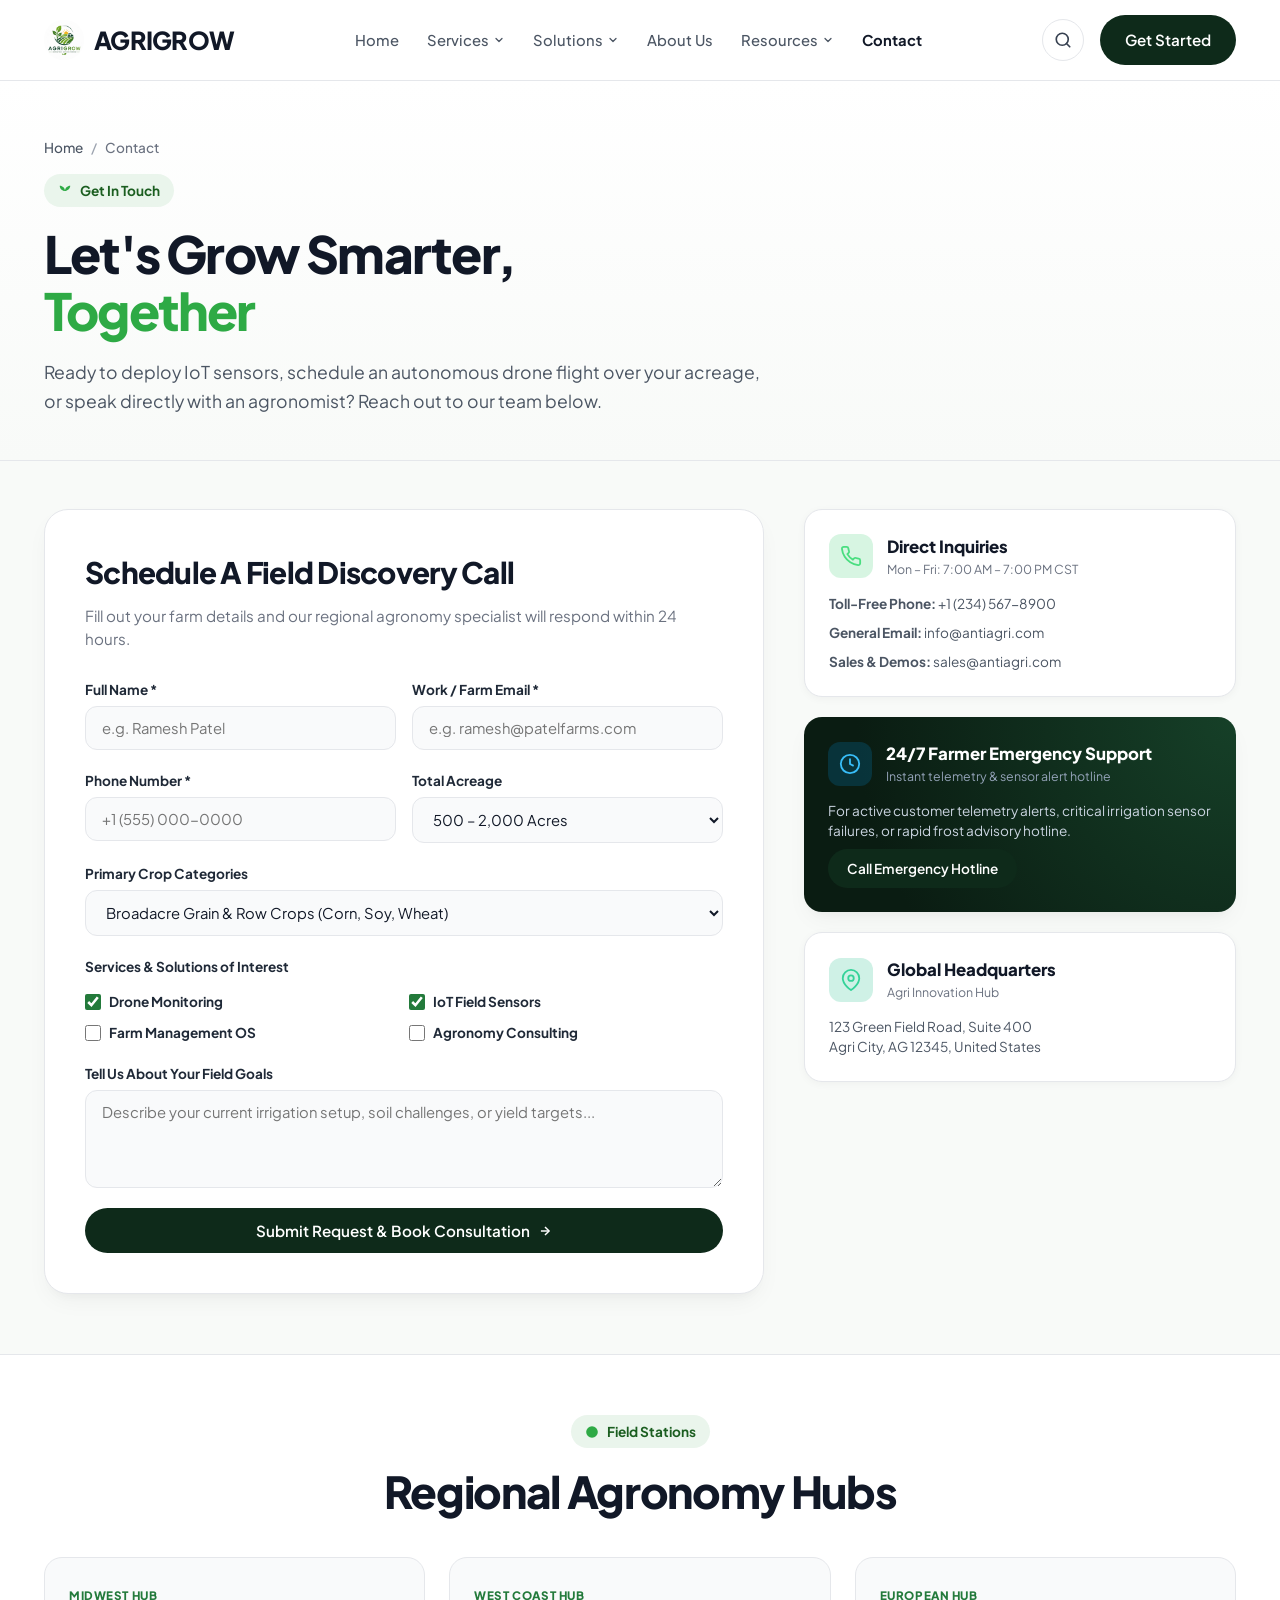
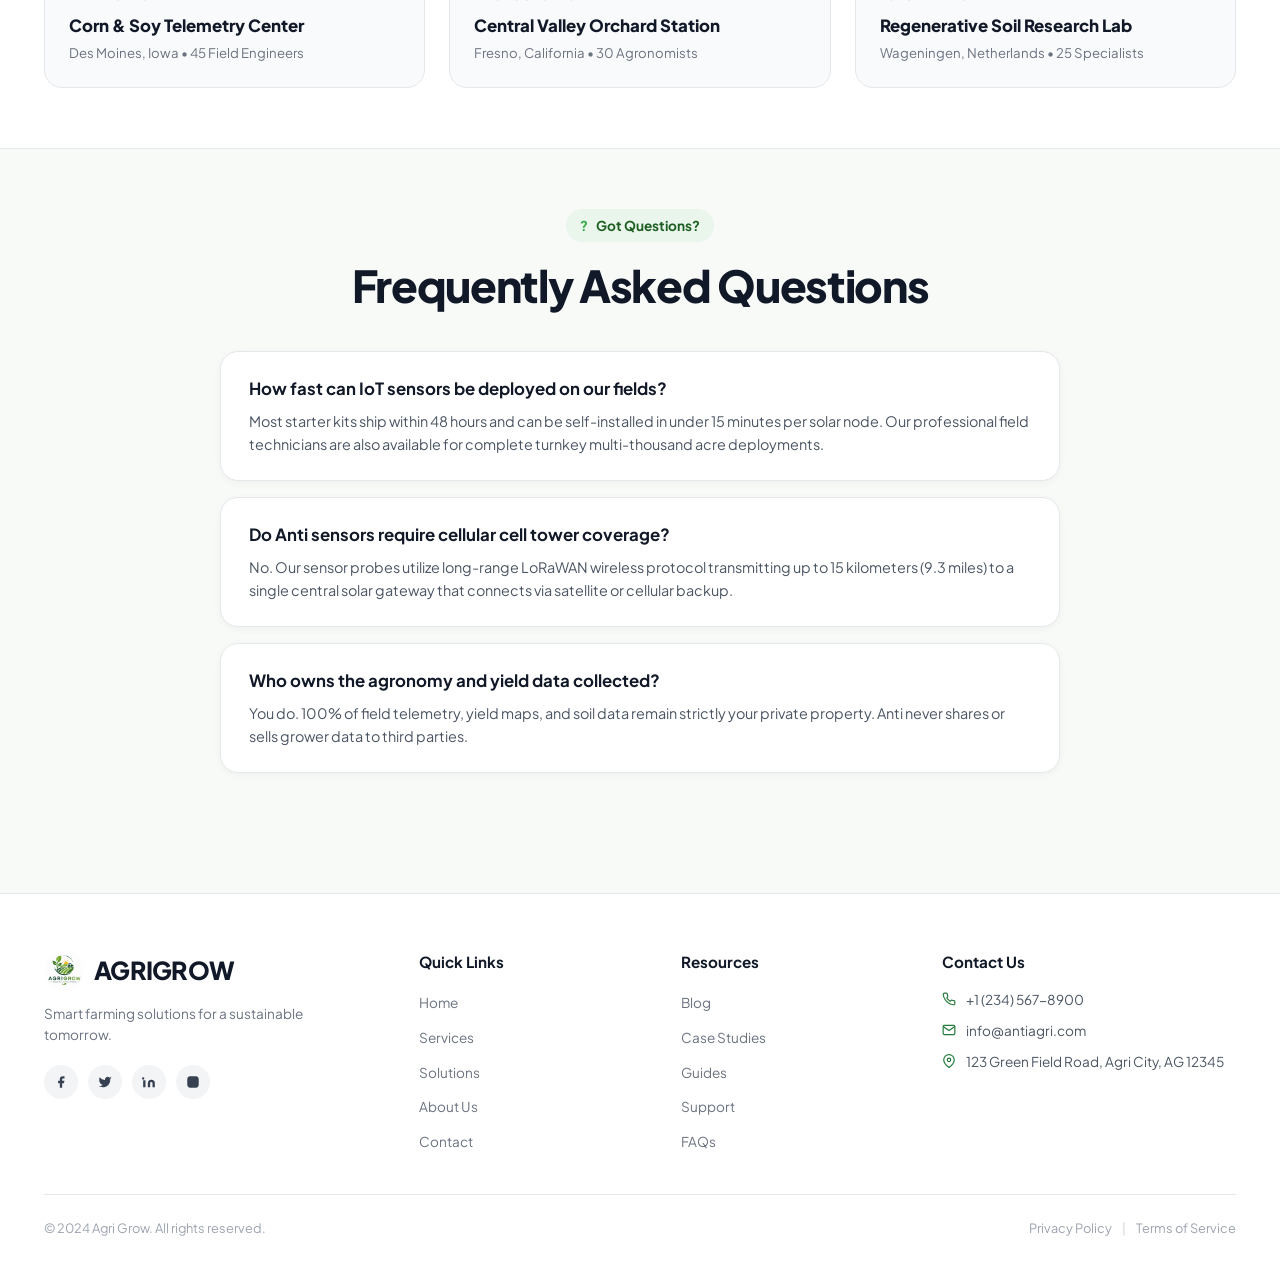
<file: PPR/contact.html>
<!DOCTYPE html>
<html lang="en">
<head>
  <meta charset="UTF-8">
  <meta name="viewport" content="width=device-width, initial-scale=1.0">
  <title>Contact Us - Anti | Get In Touch With Our Agronomy Team</title>
  <meta name="description" content="Contact Anti for precision farming solutions, field sensor installations, drone survey demos, and agronomist consultations.">
  <link rel="preconnect" href="https://fonts.googleapis.com">
  <link rel="preconnect" href="https://fonts.gstatic.com" crossorigin>
  <link href="https://fonts.googleapis.com/css2?family=Plus+Jakarta+Sans:ital,wght@0,300;0,400;0,500;0,600;0,700;0,800;1,400;1,600&display=swap" rel="stylesheet">
  <link rel="stylesheet" href="styles.css">
</head>
<body>

  <!-- Navigation Header -->
  <header class="site-header" id="siteHeader">
    <div class="container nav-container">
      <a href="index.html" class="brand-logo" aria-label="Anti Homepage">
        <span class="logo-icon-wrap">
            <img src="IMAGES/logo.png" alt="AGRIGROW Logo">
        </span>
        <span class="brand-name">AGRIGROW</span>
      </a>

      <nav class="main-nav" id="mainNav" aria-label="Main Navigation">
        <ul class="nav-list">
          <li class="nav-item"><a href="index.html" class="nav-link">Home</a></li>
          <li class="nav-item dropdown">
            <a href="services.html" class="nav-link">
              Services
              <svg class="dropdown-chevron" width="12" height="12" viewBox="0 0 24 24" fill="none" stroke="currentColor" stroke-width="2.5" stroke-linecap="round" stroke-linejoin="round"><polyline points="6 9 12 15 18 9"></polyline></svg>
            </a>
            <ul class="dropdown-menu">
              <li><a href="services.html#precision">Precision Farming</a></li>
              <li><a href="services.html#irrigation">Smart Irrigation</a></li>
              <li><a href="services.html#crop-monitoring">AI Crop Monitoring</a></li>
              <li><a href="services.html#sustainable">Sustainable Solutions</a></li>
              <li><a href="services.html#consulting">Expert Consultation</a></li>
            </ul>
          </li>
          <li class="nav-item dropdown">
            <a href="solutions.html" class="nav-link">
              Solutions
              <svg class="dropdown-chevron" width="12" height="12" viewBox="0 0 24 24" fill="none" stroke="currentColor" stroke-width="2.5" stroke-linecap="round" stroke-linejoin="round"><polyline points="6 9 12 15 18 9"></polyline></svg>
            </a>
            <ul class="dropdown-menu">
              <li><a href="solutions.html#drone">Drone Monitoring</a></li>
              <li><a href="solutions.html#iot">IoT Field Sensors</a></li>
              <li><a href="solutions.html#platform">Farm Management Platform</a></li>
              <li><a href="solutions.html#robotics">Robotics & Automation</a></li>
            </ul>
          </li>
          <li class="nav-item"><a href="about.html" class="nav-link">About Us</a></li>
          <li class="nav-item dropdown">
            <a href="resources.html" class="nav-link">
              Resources
              <svg class="dropdown-chevron" width="12" height="12" viewBox="0 0 24 24" fill="none" stroke="currentColor" stroke-width="2.5" stroke-linecap="round" stroke-linejoin="round"><polyline points="6 9 12 15 18 9"></polyline></svg>
            </a>
            <ul class="dropdown-menu">
              <li><a href="resources.html#articles">Blog & Articles</a></li>
              <li><a href="resources.html#case-studies">Case Studies</a></li>
              <li><a href="resources.html#guides">Guides & Whitepapers</a></li>
              <li><a href="resources.html#newsletter">Newsletter</a></li>
            </ul>
          </li>
          <li class="nav-item"><a href="contact.html" class="nav-link active">Contact</a></li>
        </ul>
      </nav>

      <div class="nav-actions">
        <button class="icon-circle-btn search-trigger" id="searchBtn" aria-label="Search">
          <svg width="18" height="18" viewBox="0 0 24 24" fill="none" stroke="currentColor" stroke-width="2.2" stroke-linecap="round" stroke-linejoin="round">
            <circle cx="11" cy="11" r="8"></circle>
            <line x1="21" y1="21" x2="16.65" y2="16.65"></line>
          </svg>
        </button>
        <a href="contact.html" class="btn btn-primary btn-pill">Get Started</a>
        
        <button class="hamburger-menu" id="hamburgerBtn" aria-label="Toggle navigation menu">
          <span></span>
          <span></span>
          <span></span>
        </button>
      </div>
    </div>
  </header>

  <main>
    <!-- PAGE HERO -->
    <section class="page-hero">
      <div class="container">
        <div class="breadcrumb">
          <a href="index.html">Home</a>
          <span class="bc-sep">/</span>
          <span>Contact</span>
        </div>
        <div class="section-badge">
          <span class="badge-icon">
            <svg width="14" height="14" viewBox="0 0 24 24" fill="currentColor">
              <path d="M12 22V12M12 12C12 7.02944 7.97056 3 3 3C3 7.97056 7.02944 12 12 12ZM12 12C12 7.02944 16.0294 3 21 3C21 7.97056 16.0294 12 12 12Z"/>
            </svg>
          </span>
          <span class="badge-text">Get In Touch</span>
        </div>
        <h1 class="page-hero-title">
          Let's Grow Smarter,<br>
          <span class="text-green">Together</span>
        </h1>
        <p class="page-hero-desc">
          Ready to deploy IoT sensors, schedule an autonomous drone flight over your acreage, or speak directly with an agronomist? Reach out to our team below.
        </p>
      </div>
    </section>

    <!-- CONTACT MAIN GRID -->
    <section class="contact-main-section">
      <div class="container">
        <div class="contact-layout-grid">
          
          <!-- LEFT: Contact & Consultation Form -->
          <div class="contact-form-card">
            <h2 class="form-title">Schedule A Field Discovery Call</h2>
            <p class="form-subtext">Fill out your farm details and our regional agronomy specialist will respond within 24 hours.</p>

            <form class="interactive-contact-form" id="contactForm">
              <div class="form-row-2">
                <div class="form-group">
                  <label for="fullName">Full Name *</label>
                  <input type="text" id="fullName" placeholder="e.g. Ramesh Patel" required class="form-control">
                </div>
                <div class="form-group">
                  <label for="farmEmail">Work / Farm Email *</label>
                  <input type="email" id="farmEmail" placeholder="e.g. ramesh@patelfarms.com" required class="form-control">
                </div>
              </div>

              <div class="form-row-2">
                <div class="form-group">
                  <label for="phoneNum">Phone Number *</label>
                  <input type="tel" id="phoneNum" placeholder="+1 (555) 000-0000" required class="form-control">
                </div>
                <div class="form-group">
                  <label for="farmAcreage">Total Acreage</label>
                  <select id="farmAcreage" class="form-control">
                    <option value="under500">Under 500 Acres</option>
                    <option value="500-2000" selected>500 – 2,000 Acres</option>
                    <option value="2000-10000">2,000 – 10,000 Acres</option>
                    <option value="10000plus">10,000+ Acres (Enterprise)</option>
                  </select>
                </div>
              </div>

              <div class="form-group">
                <label for="cropType">Primary Crop Categories</label>
                <select id="cropType" class="form-control">
                  <option value="grain">Broadacre Grain & Row Crops (Corn, Soy, Wheat)</option>
                  <option value="orchards">Orchards & Vineyards (Fruits, Nuts, Grapes)</option>
                  <option value="greenhouse">High-Tech Greenhouse / Hydroponics</option>
                  <option value="livestock">Pasture & Forage Management</option>
                  <option value="mixed">Mixed Agriculture</option>
                </select>
              </div>

              <div class="form-group">
                <label class="mb-2">Services & Solutions of Interest</label>
                <div class="checkbox-grid">
                  <label class="custom-checkbox-label">
                    <input type="checkbox" name="services" value="drone" checked>
                    <span>Drone Monitoring</span>
                  </label>
                  <label class="custom-checkbox-label">
                    <input type="checkbox" name="services" value="iot" checked>
                    <span>IoT Field Sensors</span>
                  </label>
                  <label class="custom-checkbox-label">
                    <input type="checkbox" name="services" value="platform">
                    <span>Farm Management OS</span>
                  </label>
                  <label class="custom-checkbox-label">
                    <input type="checkbox" name="services" value="consulting">
                    <span>Agronomy Consulting</span>
                  </label>
                </div>
              </div>

              <div class="form-group">
                <label for="message">Tell Us About Your Field Goals</label>
                <textarea id="message" rows="4" placeholder="Describe your current irrigation setup, soil challenges, or yield targets..." class="form-control"></textarea>
              </div>

              <button type="submit" class="btn btn-primary btn-pill btn-full">
                <span>Submit Request & Book Consultation</span>
                <svg width="14" height="14" viewBox="0 0 24 24" fill="none" stroke="currentColor" stroke-width="2.5"><line x1="5" y1="12" x2="19" y2="12"></line><polyline points="12 5 19 12 12 19"></polyline></svg>
              </button>
            </form>
          </div>

          <!-- RIGHT: Direct Contacts & Field Stations -->
          <div class="contact-info-column">
            
            <div class="contact-card-box">
              <div class="c-box-header">
                <div class="feature-icon-box bg-green">
                  <svg width="22" height="22" viewBox="0 0 24 24" fill="none" stroke="currentColor" stroke-width="2"><path d="M22 16.92v3a2 2 0 0 1-2.18 2 19.79 19.79 0 0 1-8.63-3.07 19.5 19.5 0 0 1-6-6 19.79 19.79 0 0 1-3.07-8.67A2 2 0 0 1 4.11 2h3a2 2 0 0 1 2 1.72 12.84 12.84 0 0 0 .7 2.81 2 2 0 0 1-.45 2.11L8.09 9.91a16 16 0 0 0 6 6l1.27-1.27a2 2 0 0 1 2.11-.45 12.84 12.84 0 0 0 2.81.7A2 2 0 0 1 22 16.92z"/></svg>
                </div>
                <div>
                  <h3 class="c-box-title">Direct Inquiries</h3>
                  <p class="c-box-meta">Mon – Fri: 7:00 AM – 7:00 PM CST</p>
                </div>
              </div>
              <ul class="c-box-list">
                <li><strong>Toll-Free Phone:</strong> +1 (234) 567-8900</li>
                <li><strong>General Email:</strong> info@antiagri.com</li>
                <li><strong>Sales & Demos:</strong> sales@antiagri.com</li>
              </ul>
            </div>

            <div class="contact-card-box highlight-box">
              <div class="c-box-header">
                <div class="feature-icon-box bg-blue">
                  <svg width="22" height="22" viewBox="0 0 24 24" fill="none" stroke="currentColor" stroke-width="2"><circle cx="12" cy="12" r="10"/><path d="M12 6v6l4 2"/></svg>
                </div>
                <div>
                  <h3 class="c-box-title">24/7 Farmer Emergency Support</h3>
                  <p class="c-box-meta">Instant telemetry & sensor alert hotline</p>
                </div>
              </div>
              <p class="c-box-text">For active customer telemetry alerts, critical irrigation sensor failures, or rapid frost advisory hotline.</p>
              <a href="tel:+12345678900" class="btn btn-primary btn-sm btn-pill mt-2">Call Emergency Hotline</a>
            </div>

            <div class="contact-card-box">
              <div class="c-box-header">
                <div class="feature-icon-box bg-emerald">
                  <svg width="22" height="22" viewBox="0 0 24 24" fill="none" stroke="currentColor" stroke-width="2"><path d="M21 10c0 7-9 13-9 13s-9-6-9-13a9 9 0 0 1 18 0z"/><circle cx="12" cy="10" r="3"/></svg>
                </div>
                <div>
                  <h3 class="c-box-title">Global Headquarters</h3>
                  <p class="c-box-meta">Agri Innovation Hub</p>
                </div>
              </div>
              <p class="c-box-text">
                123 Green Field Road, Suite 400<br>
                Agri City, AG 12345, United States
              </p>
            </div>

          </div>
        </div>
      </div>
    </section>

    <!-- MAP MOCKUP & FIELD STATIONS -->
    <section class="locations-section">
      <div class="container">
        <div class="section-header text-center">
          <div class="section-badge mx-auto">
            <span class="badge-icon">
              <svg width="14" height="14" viewBox="0 0 24 24" fill="currentColor"><circle cx="12" cy="12" r="10"/></svg>
            </span>
            <span class="badge-text">Field Stations</span>
          </div>
          <h2 class="section-title">Regional Agronomy Hubs</h2>
        </div>

        <div class="stations-grid">
          <div class="station-card">
            <span class="station-badge">Midwest Hub</span>
            <h4 class="station-name">Corn & Soy Telemetry Center</h4>
            <p class="station-address">Des Moines, Iowa • 45 Field Engineers</p>
          </div>
          <div class="station-card">
            <span class="station-badge">West Coast Hub</span>
            <h4 class="station-name">Central Valley Orchard Station</h4>
            <p class="station-address">Fresno, California • 30 Agronomists</p>
          </div>
          <div class="station-card">
            <span class="station-badge">European Hub</span>
            <h4 class="station-name">Regenerative Soil Research Lab</h4>
            <p class="station-address">Wageningen, Netherlands • 25 Specialists</p>
          </div>
        </div>
      </div>
    </section>

    <!-- FAQ SECTION -->
    <section class="faq-section">
      <div class="container">
        <div class="section-header text-center">
          <div class="section-badge mx-auto">
            <span class="badge-icon">?</span>
            <span class="badge-text">Got Questions?</span>
          </div>
          <h2 class="section-title">Frequently Asked Questions</h2>
        </div>

        <div class="faq-list-wrap">
          <div class="faq-item">
            <h3 class="faq-question">How fast can IoT sensors be deployed on our fields?</h3>
            <p class="faq-answer">Most starter kits ship within 48 hours and can be self-installed in under 15 minutes per solar node. Our professional field technicians are also available for complete turnkey multi-thousand acre deployments.</p>
          </div>
          <div class="faq-item">
            <h3 class="faq-question">Do Anti sensors require cellular cell tower coverage?</h3>
            <p class="faq-answer">No. Our sensor probes utilize long-range LoRaWAN wireless protocol transmitting up to 15 kilometers (9.3 miles) to a single central solar gateway that connects via satellite or cellular backup.</p>
          </div>
          <div class="faq-item">
            <h3 class="faq-question">Who owns the agronomy and yield data collected?</h3>
            <p class="faq-answer">You do. 100% of field telemetry, yield maps, and soil data remain strictly your private property. Anti never shares or sells grower data to third parties.</p>
          </div>
        </div>
      </div>
    </section>
  </main>

  <!-- FOOTER -->
  <footer class="site-footer" id="contact">
    <div class="container footer-inner">
      <div class="footer-grid">
        <div class="footer-col brand-col">
          <a href="index.html" class="brand-logo footer-brand">
            <span class="logo-icon-wrap">
                 <img src="IMAGES/logo.png" alt="AGRIGROW Logo">
            </span>
            <span class="brand-name">AGRIGROW</span>
          </a>
          <p class="footer-tagline">
            Smart farming solutions for a sustainable tomorrow.
          </p>
          <div class="social-icons">
            <a href="#" class="social-btn" aria-label="Facebook"><svg width="14" height="14" viewBox="0 0 24 24" fill="currentColor"><path d="M18 2h-3a5 5 0 0 0-5 5v3H7v4h3v8h4v-8h3l1-4h-4V7a1 1 0 0 1 1-1h3z"/></svg></a>
            <a href="#" class="social-btn" aria-label="Twitter"><svg width="14" height="14" viewBox="0 0 24 24" fill="currentColor"><path d="M23 3a10.9 10.9 0 0 1-3.14 1.53 4.48 4.48 0 0 0-7.86 3v1A10.66 10.66 0 0 1 3 4s-4 9 5 13a11.64 11.64 0 0 1-7 2c9 5 20 0 20-11.5a4.5 4.5 0 0 0-.08-.83A7.72 7.72 0 0 0 23 3z"/></svg></a>
            <a href="#" class="social-btn" aria-label="LinkedIn"><svg width="14" height="14" viewBox="0 0 24 24" fill="currentColor"><path d="M16 8a6 6 0 0 1 6 6v7h-4v-7a2 2 0 0 0-2-2 2 2 0 0 0-2 2v7h-4v-7a6 6 0 0 1 6-6zM2 9h4v12H2zM4 6a2 2 0 1 1-2-2 2 2 0 0 1 2 2z"/></svg></a>
            <a href="#" class="social-btn" aria-label="Instagram"><svg width="14" height="14" viewBox="0 0 24 24" fill="currentColor"><path d="M12 2.163c3.204 0 3.584.012 4.85.07 3.252.148 4.771 1.691 4.919 4.919.058 1.265.069 1.645.069 4.849 0 3.205-.012 3.584-.069 4.849-.149 3.225-1.664 4.771-4.919 4.919-1.266.058-1.644.07-4.85.07-3.204 0-3.584-.012-4.849-.07-3.26-.149-4.771-1.699-4.919-4.92-.058-1.265-.07-1.644-.07-4.849 0-3.204.013-3.583.07-4.849.149-3.227 1.664-4.771 4.919-4.919 1.266-.057 1.645-.069 4.849-.069z"/></svg></a>
          </div>
        </div>

        <div class="footer-col">
          <h4 class="footer-heading">Quick Links</h4>
          <ul class="footer-links">
            <li><a href="index.html">Home</a></li>
            <li><a href="services.html">Services</a></li>
            <li><a href="solutions.html">Solutions</a></li>
            <li><a href="about.html">About Us</a></li>
            <li><a href="contact.html">Contact</a></li>
          </ul>
        </div>

        <div class="footer-col">
          <h4 class="footer-heading">Resources</h4>
          <ul class="footer-links">
            <li><a href="resources.html#articles">Blog</a></li>
            <li><a href="resources.html#case-studies">Case Studies</a></li>
            <li><a href="resources.html#guides">Guides</a></li>
            <li><a href="contact.html">Support</a></li>
            <li><a href="contact.html#faq">FAQs</a></li>
          </ul>
        </div>

        <div class="footer-col">
          <h4 class="footer-heading">Contact Us</h4>
          <ul class="footer-contact">
            <li>
              <svg width="14" height="14" viewBox="0 0 24 24" fill="none" stroke="currentColor" stroke-width="2"><path d="M22 16.92v3a2 2 0 0 1-2.18 2 19.79 19.79 0 0 1-8.63-3.07 19.5 19.5 0 0 1-6-6 19.79 19.79 0 0 1-3.07-8.67A2 2 0 0 1 4.11 2h3a2 2 0 0 1 2 1.72 12.84 12.84 0 0 0 .7 2.81 2 2 0 0 1-.45 2.11L8.09 9.91a16 16 0 0 0 6 6l1.27-1.27a2 2 0 0 1 2.11-.45 12.84 12.84 0 0 0 2.81.7A2 2 0 0 1 22 16.92z"/></svg>
              <span>+1 (234) 567-8900</span>
            </li>
            <li>
              <svg width="14" height="14" viewBox="0 0 24 24" fill="none" stroke="currentColor" stroke-width="2"><path d="M4 4h16c1.1 0 2 .9 2 2v12c0 1.1-.9 2-2 2H4c-1.1 0-2-.9-2-2V6c0-1.1.9-2 2-2z"/><polyline points="22,6 12,13 2,6"/></svg>
              <span>info@antiagri.com</span>
            </li>
            <li>
              <svg width="14" height="14" viewBox="0 0 24 24" fill="none" stroke="currentColor" stroke-width="2"><path d="M21 10c0 7-9 13-9 13s-9-6-9-13a9 9 0 0 1 18 0z"/><circle cx="12" cy="10" r="3"/></svg>
              <span>123 Green Field Road, Agri City, AG 12345</span>
            </li>
          </ul>
        </div>
      </div>

      <div class="footer-bottom">
        <p class="copyright">© 2024 Agri Grow. All rights reserved.</p>
        <div class="legal-links">
          <a href="#">Privacy Policy</a>
          <span class="legal-divider">|</span>
          <a href="#">Terms of Service</a>
        </div>
      </div>
    </div>
  </footer>

  <!-- Search Modal Popup -->
  <div class="modal-backdrop" id="searchModal">
    <div class="modal-content search-modal-content">
      <button class="modal-close" id="searchCloseBtn" aria-label="Close Search Modal">×</button>
      <div class="search-input-box">
        <svg width="20" height="20" viewBox="0 0 24 24" fill="none" stroke="#22C55E" stroke-width="2.5"><circle cx="11" cy="11" r="8"></circle><line x1="21" y1="21" x2="16.65" y2="16.65"></line></svg>
        <input type="text" id="searchInput" placeholder="Search contacts, stations, support..." autofocus>
      </div>
      <div class="search-suggestions">
        <span>Popular:</span>
        <a href="contact.html" class="suggestion-tag">Book Consultation</a>
        <a href="contact.html" class="suggestion-tag">Emergency Support</a>
        <a href="contact.html" class="suggestion-tag">Field Stations</a>
      </div>
    </div>
  </div>
</body>
</html>
</file>
<file: PPR/styles.css>
/* ==========================================================================
   Anti - Smart Farming Solutions | Modern Agricultural CSS Design System
   Multi-Page Design System: Home, Services, Solutions, Resources, About, Contact
   ========================================================================== */

:root {
  /* Brand Green Color Palette */
  --primary-dark: #0A1C12;
  --primary-forest: #0E2A1A;
  --primary-green: #1B5E20;
  --brand-green: #237A3B;
  --accent-green: #2EAA45;
  --bright-green: #22C55E;
  --light-green-bg: #EAF5EC;
  --light-green-tint: #F3FAF4;

  /* Accent Category Colors */
  --accent-blue: #0284C7;
  --accent-blue-bg: #E0F2FE;
  --accent-purple: #7C3AED;
  --accent-purple-bg: #F3E8FF;
  --accent-emerald-bg: #DCFCE7;

  /* Neutral Shades */
  --neutral-900: #111827;
  --neutral-800: #1F2937;
  --neutral-700: #374151;
  --neutral-600: #4B5563;
  --neutral-500: #6B7280;
  --neutral-400: #9CA3AF;
  --neutral-300: #D1D5DB;
  --neutral-200: #E5E7EB;
  --neutral-100: #F3F4F6;
  --neutral-50: #F9FAFB;
  --bg-page: #F8FAF8;
  --surface-card: #FFFFFF;

  /* Typography */
  --font-family: 'Plus Jakarta Sans', system-ui, -apple-system, BlinkMacSystemFont, 'Segoe UI', Roboto, Oxygen, Ubuntu, Cantarell, sans-serif;
  
  /* Radii */
  --radius-xs: 6px;
  --radius-sm: 12px;
  --radius-md: 18px;
  --radius-lg: 24px;
  --radius-xl: 32px;
  --radius-full: 9999px;

  /* Shadows */
  --shadow-subtle: 0 2px 8px rgba(0, 0, 0, 0.04);
  --shadow-card: 0 10px 25px -5px rgba(0, 0, 0, 0.05), 0 8px 10px -6px rgba(0, 0, 0, 0.03);
  --shadow-hover: 0 20px 35px -10px rgba(0, 0, 0, 0.12), 0 10px 15px -3px rgba(0, 0, 0, 0.05);
  --shadow-floating: 0 20px 40px -15px rgba(10, 28, 18, 0.2);
  --shadow-glow: 0 0 30px rgba(46, 170, 69, 0.25);

  /* Transitions */
  --transition-fast: 0.2s cubic-bezier(0.4, 0, 0.2, 1);
  --transition-normal: 0.3s cubic-bezier(0.4, 0, 0.2, 1);
  --transition-bounce: 0.4s cubic-bezier(0.175, 0.885, 0.32, 1.275);
}

/* ==========================================================================
   Reset & Global Styles
   ========================================================================== */

*, *::before, *::after {
  box-sizing: border-box;
  margin: 0;
  padding: 0;
}

html {
  scroll-behavior: smooth;
  font-size: 16px;
  -webkit-font-smoothing: antialiased;
  -moz-osx-font-smoothing: grayscale;
}

body {
  font-family: var(--font-family);
  background-color: var(--bg-page);
  color: var(--neutral-800);
  line-height: 1.55;
  overflow-x: hidden;
}

img {
  max-width: 100%;
  height: auto;
  display: block;
}

a {
  color: inherit;
  text-decoration: none;
  transition: all var(--transition-fast);
}

button {
  cursor: pointer;
  font-family: inherit;
  border: none;
  background: none;
}

ul, ol {
  list-style: none;
}

/* Utilities */
.container {
  width: 100%;
  max-width: 1240px;
  margin-left: auto;
  margin-right: auto;
  padding-left: 24px;
  padding-right: 24px;
}

.container-sub {
  width: 100%;
  padding-left: 24px;
  padding-right: 24px;
}

.text-green {
  color: var(--accent-green) !important;
}

.text-center {
  text-align: center;
}

.mx-auto {
  margin-left: auto;
  margin-right: auto;
}

.mt-2 { margin-top: 8px !important; }
.mb-0 { margin-bottom: 0 !important; }
.mb-2 { margin-bottom: 8px !important; }
.mb-3 { margin-bottom: 16px !important; }
.mb-4 { margin-bottom: 24px !important; }

.font-semibold {
  font-weight: 600;
}

.d-flex-between {
  display: flex;
  justify-content: space-between;
  align-items: center;
}

/* ==========================================================================
   Buttons & Badges
   ========================================================================== */

.btn {
  display: inline-flex;
  align-items: center;
  justify-content: center;
  font-weight: 600;
  font-size: 0.95rem;
  padding: 12px 24px;
  transition: all var(--transition-normal);
  white-space: nowrap;
  gap: 8px;
}

.btn-sm {
  padding: 8px 18px;
  font-size: 0.85rem;
}

.btn-pill {
  border-radius: var(--radius-full);
}

.btn-full {
  width: 100%;
}

.btn-primary {
  background-color: var(--primary-forest);
  color: #FFFFFF;
  border: 1px solid transparent;
}

.btn-primary:hover {
  background-color: var(--brand-green);
  transform: translateY(-2px);
  box-shadow: 0 8px 18px rgba(14, 42, 26, 0.25);
}

.btn-outline {
  background-color: transparent;
  color: var(--neutral-900);
  border: 1.5px solid var(--neutral-300);
}

.btn-outline:hover {
  border-color: var(--neutral-700);
  background-color: var(--neutral-50);
  transform: translateY(-2px);
}

.btn-cta-dark {
  background-color: var(--primary-dark);
  color: #FFFFFF;
  padding: 14px 28px;
  border: 1px solid rgba(255, 255, 255, 0.15);
}

.btn-cta-dark:hover {
  background-color: #133823;
  transform: translateY(-2px);
  box-shadow: 0 10px 20px rgba(0, 0, 0, 0.3);
}

.btn-with-arrow {
  padding-right: 8px;
}

.btn-arrow-circle {
  width: 32px;
  height: 32px;
  border-radius: 50%;
  background: rgba(255, 255, 255, 0.2);
  display: inline-flex;
  align-items: center;
  justify-content: center;
  margin-left: 6px;
  transition: transform var(--transition-fast);
}

.btn-with-arrow:hover .btn-arrow-circle {
  transform: translateX(3px);
  background: rgba(255, 255, 255, 0.3);
}

.section-badge {
  display: inline-flex;
  align-items: center;
  gap: 8px;
  padding: 6px 14px;
  background-color: var(--light-green-bg);
  border-radius: var(--radius-full);
  color: var(--primary-green);
  font-size: 0.85rem;
  font-weight: 700;
  margin-bottom: 18px;
  width: fit-content;
}

.badge-icon {
  display: flex;
  align-items: center;
  color: var(--accent-green);
}

.icon-circle-btn {
  width: 42px;
  height: 42px;
  border-radius: 50%;
  border: 1.5px solid var(--neutral-200);
  background-color: var(--surface-card);
  display: flex;
  align-items: center;
  justify-content: center;
  color: var(--neutral-700);
  transition: all var(--transition-fast);
}

.icon-circle-btn:hover {
  border-color: var(--brand-green);
  color: var(--brand-green);
  transform: scale(1.05);
}

/* ==========================================================================
   Header & Navigation
   ========================================================================== */

.site-header {
  background-color: var(--surface-card);
  border-bottom: 1px solid var(--neutral-200);
  position: relative;
  z-index: 50;
}

.nav-container {
  display: flex;
  align-items: center;
  justify-content: space-between;
  height: 80px;
}

.brand-logo {
  display: flex;
  align-items: center;
  gap: 10px;
}

.logo-icon-wrap {
  width: 40px;
  height: 40px;
  display: flex;
  align-items: center;
  justify-content: center;
}

.logo-icon-wrap img {
  width: 100%;
  height: 100%;
  object-fit: contain;
  border-radius: 50%;
}

.logo-icon {
  width: 100%;
  height: 100%;
}

.brand-name {
  font-size: 1.55rem;
  font-weight: 800;
  color: var(--neutral-900);
  letter-spacing: -0.03em;
}

.main-nav {
  display: flex;
}

.nav-list {
  display: flex;
  align-items: center;
  gap: 28px;
}

.nav-item {
  position: relative;
}

.nav-link {
  font-size: 0.925rem;
  font-weight: 500;
  color: var(--neutral-600);
  padding: 8px 0;
  display: flex;
  align-items: center;
  gap: 4px;
}

.nav-link:hover,
.nav-link.active {
  color: var(--neutral-900);
  font-weight: 700;
}

.dropdown-chevron {
  transition: transform var(--transition-fast);
}

.dropdown:hover .dropdown-chevron {
  transform: rotate(180deg);
}

/* Dropdown Menu */
.dropdown-menu {
  position: absolute;
  top: 100%;
  left: 0;
  background-color: var(--surface-card);
  min-width: 230px;
  border-radius: var(--radius-md);
  box-shadow: var(--shadow-card);
  border: 1px solid var(--neutral-200);
  padding: 10px 0;
  opacity: 0;
  visibility: hidden;
  transform: translateY(10px);
  transition: all var(--transition-fast);
  z-index: 60;
}

.dropdown:hover .dropdown-menu {
  opacity: 1;
  visibility: visible;
  transform: translateY(0);
}

.dropdown-menu li a {
  display: block;
  padding: 9px 18px;
  font-size: 0.875rem;
  color: var(--neutral-700);
}

.dropdown-menu li a:hover {
  background-color: var(--light-green-tint);
  color: var(--primary-green);
  padding-left: 22px;
}

.nav-actions {
  display: flex;
  align-items: center;
  gap: 16px;
}

.hamburger-menu {
  display: none;
  flex-direction: column;
  gap: 5px;
  padding: 6px;
  z-index: 70;
}

.hamburger-menu span {
  width: 24px;
  height: 2.5px;
  background-color: var(--neutral-800);
  border-radius: 2px;
  transition: all var(--transition-fast);
}

/* ==========================================================================
   Page Hero (Sub-pages)
   ========================================================================== */

.page-hero {
  padding: 56px 0 44px;
  background: linear-gradient(180deg, #FFFFFF 0%, var(--bg-page) 100%);
  border-bottom: 1px solid var(--neutral-200);
  margin-bottom: 48px;
}

.breadcrumb {
  display: flex;
  align-items: center;
  gap: 8px;
  font-size: 0.85rem;
  color: var(--neutral-500);
  margin-bottom: 16px;
  font-weight: 500;
}

.breadcrumb a {
  color: var(--neutral-600);
}

.breadcrumb a:hover {
  color: var(--primary-green);
}

.bc-sep {
  color: var(--neutral-400);
}

.page-hero-title {
  font-size: 3.2rem;
  line-height: 1.12;
  font-weight: 800;
  color: var(--neutral-900);
  letter-spacing: -0.035em;
  margin-bottom: 18px;
}

.page-hero-desc {
  font-size: 1.1rem;
  color: var(--neutral-600);
  line-height: 1.65;
  max-width: 720px;
}

/* ==========================================================================
   Hero Section (Homepage)
   ========================================================================== */

.hero-section {
  padding-top: 48px;
  padding-bottom: 36px;
  background: linear-gradient(180deg, #FFFFFF 0%, var(--bg-page) 100%);
  position: relative;
}

.hero-container {
  display: grid;
  grid-template-columns: 1.05fr 0.95fr;
  gap: 44px;
  align-items: center;
  margin-bottom: 40px;
}

.hero-title {
  font-size: 3.4rem;
  line-height: 1.12;
  font-weight: 800;
  color: var(--neutral-900);
  letter-spacing: -0.035em;
  margin-bottom: 22px;
}

.hero-description {
  font-size: 1.05rem;
  color: var(--neutral-600);
  line-height: 1.65;
  margin-bottom: 32px;
  max-width: 480px;
}

.hero-cta-group {
  display: flex;
  align-items: center;
  gap: 16px;
  flex-wrap: wrap;
}

.play-circle-icon {
  width: 28px;
  height: 28px;
  border-radius: 50%;
  background-color: var(--neutral-900);
  color: #FFFFFF;
  display: inline-flex;
  align-items: center;
  justify-content: center;
}

/* Hero Media & Floating Overlays */
.hero-media-wrapper {
  position: relative;
}

.hero-image-card {
  width: 100%;
  height: 460px;
  position: relative;
  border-radius: var(--radius-xl);
  overflow: hidden;
  box-shadow: var(--shadow-card);
}

.hero-img {
  width: 100%;
  height: 100%;
  object-fit: cover;
  object-position: center;
  display: block;
  border-radius: var(--radius-xl);
}

.hero-img-gradient-overlay {
  position: absolute;
  inset: 0;
  border-radius: var(--radius-xl);
  background: linear-gradient(180deg, rgba(0,0,0,0.02) 0%, rgba(10, 28, 18, 0.25) 100%);
  pointer-events: none;
}

/* Glass Card: Crop Health */
.glass-card.crop-health-card {
  position: absolute;
  top: 24px;
  left: 20px;
  background: rgba(255, 255, 255, 0.92);
  backdrop-filter: blur(14px);
  -webkit-backdrop-filter: blur(14px);
  border: 1px solid rgba(255, 255, 255, 0.85);
  padding: 16px 20px;
  border-radius: var(--radius-md);
  box-shadow: var(--shadow-floating);
  min-width: 185px;
  z-index: 10;
  animation: floatSlow 4s ease-in-out infinite alternate;
}

@keyframes floatSlow {
  0% { transform: translateY(0px); }
  100% { transform: translateY(-6px); }
}

.card-label {
  font-size: 0.785rem;
  color: var(--neutral-500);
  font-weight: 600;
  text-transform: capitalize;
}

.stat-highlight {
  display: flex;
  align-items: baseline;
  gap: 8px;
  margin: 4px 0 6px;
}

.stat-value {
  font-size: 2.1rem;
  font-weight: 800;
  color: var(--neutral-900);
  line-height: 1;
  letter-spacing: -0.03em;
}

.stat-subbadge {
  font-size: 0.75rem;
  color: var(--brand-green);
  font-weight: 700;
}

.sparkline-container {
  margin: 6px 0;
}

.sparkline-svg {
  width: 100%;
  height: 36px;
  display: block;
}

.growth-indicator {
  display: flex;
  align-items: center;
  gap: 4px;
  font-size: 0.75rem;
  font-weight: 700;
  color: var(--accent-green);
}

/* Bottom Feature Bar */
.hero-feature-bar-container {
  margin-top: 10px;
}

.feature-bar-card {
  background-color: var(--primary-dark);
  border-radius: var(--radius-lg);
  padding: 22px 30px;
  display: grid;
  grid-template-columns: repeat(4, 1fr);
  gap: 20px;
  border: 1px solid rgba(255, 255, 255, 0.08);
  box-shadow: var(--shadow-card);
}

.feature-bar-item {
  display: flex;
  align-items: flex-start;
  gap: 14px;
  padding: 6px;
  border-radius: var(--radius-sm);
  transition: all var(--transition-fast);
}

.feature-link:hover {
  background: rgba(255, 255, 255, 0.06);
  transform: translateY(-2px);
}

.feature-icon-box {
  width: 44px;
  height: 44px;
  min-width: 44px;
  border-radius: var(--radius-sm);
  display: flex;
  align-items: center;
  justify-content: center;
}

.feature-icon-box.bg-green {
  background: rgba(34, 197, 94, 0.18);
  color: #4ADE80;
}

.feature-icon-box.bg-blue {
  background: rgba(2, 132, 199, 0.22);
  color: #38BDF8;
}

.feature-icon-box.bg-purple {
  background: rgba(124, 58, 237, 0.22);
  color: #C084FC;
}

.feature-icon-box.bg-emerald {
  background: rgba(16, 185, 129, 0.2);
  color: #34D399;
}

.feature-title {
  font-size: 0.95rem;
  font-weight: 700;
  color: #FFFFFF;
  margin-bottom: 3px;
}

.feature-desc {
  font-size: 0.785rem;
  color: #94A3B8;
  line-height: 1.4;
}

/* ==========================================================================
   Stats Counter Row
   ========================================================================== */

.stats-section {
  padding: 44px 0;
  background-color: var(--bg-page);
}

.stats-grid {
  display: flex;
  align-items: center;
  justify-content: space-between;
}

.stat-col {
  flex: 1;
  text-align: center;
  padding: 0 16px;
}

.stat-number {
  font-size: 2.8rem;
  font-weight: 800;
  color: var(--neutral-900);
  letter-spacing: -0.03em;
  line-height: 1.1;
  margin-bottom: 6px;
}

.stat-label {
  font-size: 0.875rem;
  color: var(--neutral-500);
  font-weight: 500;
}

.stat-divider {
  width: 1px;
  height: 48px;
  background-color: var(--neutral-200);
}

/* ==========================================================================
   About Section & About Page Styles (about.html)
   ========================================================================== */

.about-section,
.about-story-section {
  padding: 60px 0;
}

.about-grid {
  display: grid;
  grid-template-columns: 1fr 1.1fr;
  gap: 50px;
  align-items: center;
}

.section-title {
  font-size: 2.75rem;
  line-height: 1.15;
  font-weight: 800;
  color: var(--neutral-900);
  letter-spacing: -0.03em;
  margin-bottom: 20px;
}

.section-text {
  font-size: 1rem;
  color: var(--neutral-600);
  line-height: 1.65;
  margin-bottom: 24px;
}

.checklist {
  display: flex;
  flex-direction: column;
  gap: 14px;
  margin-bottom: 32px;
}

.checklist-item {
  display: flex;
  align-items: center;
  gap: 12px;
  font-size: 0.95rem;
  font-weight: 600;
  color: var(--neutral-800);
}

.check-icon {
  width: 22px;
  height: 22px;
  border-radius: 50%;
  background-color: var(--bright-green);
  color: #FFFFFF;
  display: flex;
  align-items: center;
  justify-content: center;
  flex-shrink: 0;
  font-size: 0.75rem;
  font-weight: bold;
}

.about-media-wrapper {
  position: relative;
}

.about-img-container {
  position: relative;
  border-radius: var(--radius-lg);
}

.about-img {
  width: 100%;
  height: 380px;
  object-fit: cover;
  border-radius: var(--radius-lg);
  box-shadow: var(--shadow-card);
}

.telemetry-pill {
  position: absolute;
  background: #FFFFFF;
  padding: 10px 16px;
  border-radius: var(--radius-md);
  box-shadow: var(--shadow-floating);
  border: 1px solid rgba(0, 0, 0, 0.05);
  display: flex;
  align-items: center;
  gap: 12px;
  z-index: 10;
}

.badge-soil {
  top: 20px;
  left: 20px;
  animation: floatSlow 5s ease-in-out infinite alternate;
}

.badge-status {
  top: 20px;
  right: 20px;
  animation: floatSlow 4.5s ease-in-out infinite alternate-reverse;
}

.badge-yield {
  bottom: 20px;
  left: 20px;
  animation: floatSlow 5.5s ease-in-out infinite alternate;
}

.pill-icon-box {
  width: 36px;
  height: 36px;
  border-radius: var(--radius-sm);
  display: flex;
  align-items: center;
  justify-content: center;
}

.bg-light-blue { background-color: var(--accent-blue-bg); }
.bg-light-green { background-color: var(--light-green-bg); }
.bg-light-chart { background-color: var(--accent-emerald-bg); }

.pill-text-group {
  display: flex;
  flex-direction: column;
}

.pill-sub {
  font-size: 0.725rem;
  color: var(--neutral-500);
  font-weight: 600;
}

.pill-main {
  font-size: 0.925rem;
  font-weight: 800;
  color: var(--neutral-900);
}

/* Values Grid */
.values-section {
  padding: 60px 0;
  background: #FFFFFF;
  border-top: 1px solid var(--neutral-200);
  border-bottom: 1px solid var(--neutral-200);
}

.values-grid {
  display: grid;
  grid-template-columns: repeat(4, 1fr);
  gap: 24px;
  margin-top: 40px;
}

.value-card {
  background: var(--neutral-50);
  border: 1px solid var(--neutral-200);
  border-radius: var(--radius-md);
  padding: 30px 24px;
  transition: all var(--transition-normal);
}

.value-card:hover {
  background: #FFFFFF;
  border-color: var(--brand-green);
  transform: translateY(-6px);
  box-shadow: var(--shadow-hover);
}

.value-icon-box {
  width: 48px;
  height: 48px;
  border-radius: var(--radius-sm);
  display: flex;
  align-items: center;
  justify-content: center;
  margin-bottom: 18px;
}

.value-title {
  font-size: 1.15rem;
  font-weight: 800;
  color: var(--neutral-900);
  margin-bottom: 8px;
}

.value-desc {
  font-size: 0.875rem;
  color: var(--neutral-600);
  line-height: 1.55;
}

/* Team Grid */
.team-section {
  padding: 60px 0 80px;
}

.team-grid {
  display: grid;
  grid-template-columns: repeat(4, 1fr);
  gap: 24px;
  margin-top: 40px;
}

.team-card {
  background: var(--surface-card);
  border: 1px solid var(--neutral-200);
  border-radius: var(--radius-md);
  padding: 16px;
  box-shadow: var(--shadow-subtle);
  transition: all var(--transition-normal);
}

.team-card:hover {
  transform: translateY(-6px);
  box-shadow: var(--shadow-hover);
  border-color: var(--accent-green);
}

.team-photo {
  border-radius: var(--radius-sm);
  overflow: hidden;
  height: 220px;
  margin-bottom: 16px;
}

.team-photo img {
  width: 100%;
  height: 100%;
  object-fit: cover;
  transition: transform 0.4s ease;
}

.team-card:hover .team-photo img {
  transform: scale(1.06);
}

.team-name {
  font-size: 1.1rem;
  font-weight: 800;
  color: var(--neutral-900);
  margin-bottom: 4px;
}

.team-role {
  font-size: 0.775rem;
  font-weight: 700;
  color: var(--brand-green);
  margin-bottom: 10px;
}

.team-bio {
  font-size: 0.825rem;
  color: var(--neutral-500);
  line-height: 1.45;
}

/* ==========================================================================
   Contact Page Styles (contact.html)
   ========================================================================== */

.contact-main-section {
  padding-bottom: 60px;
}

.contact-layout-grid {
  display: grid;
  grid-template-columns: 1.25fr 0.75fr;
  gap: 40px;
}

.contact-form-card {
  background: var(--surface-card);
  border: 1px solid var(--neutral-200);
  border-radius: var(--radius-lg);
  padding: 40px;
  box-shadow: var(--shadow-card);
}

.form-title {
  font-size: 1.85rem;
  font-weight: 800;
  color: var(--neutral-900);
  letter-spacing: -0.025em;
  margin-bottom: 8px;
}

.form-subtext {
  font-size: 0.95rem;
  color: var(--neutral-500);
  margin-bottom: 28px;
}

.interactive-contact-form {
  display: flex;
  flex-direction: column;
  gap: 20px;
}

.form-row-2 {
  display: grid;
  grid-template-columns: 1fr 1fr;
  gap: 16px;
}

.form-group {
  display: flex;
  flex-direction: column;
  gap: 6px;
}

.form-group label {
  font-size: 0.85rem;
  font-weight: 700;
  color: var(--neutral-800);
}

.form-control {
  width: 100%;
  padding: 12px 16px;
  border-radius: var(--radius-sm);
  border: 1.5px solid var(--neutral-200);
  background: var(--neutral-50);
  font-family: inherit;
  font-size: 0.925rem;
  color: var(--neutral-900);
  outline: none;
  transition: all var(--transition-fast);
}

.form-control:focus {
  border-color: var(--bright-green);
  background: #FFFFFF;
  box-shadow: 0 0 0 3px rgba(34, 197, 94, 0.15);
}

.checkbox-grid {
  display: grid;
  grid-template-columns: 1fr 1fr;
  gap: 10px;
}

.custom-checkbox-label {
  display: flex;
  align-items: center;
  gap: 8px;
  font-size: 0.85rem;
  font-weight: 600;
  color: var(--neutral-700);
  cursor: pointer;
}

.custom-checkbox-label input {
  accent-color: var(--brand-green);
  width: 16px;
  height: 16px;
}

/* Contact Info Column */
.contact-info-column {
  display: flex;
  flex-direction: column;
  gap: 20px;
}

.contact-card-box {
  background: var(--surface-card);
  border: 1px solid var(--neutral-200);
  border-radius: var(--radius-md);
  padding: 24px;
  box-shadow: var(--shadow-subtle);
}

.contact-card-box.highlight-box {
  background: radial-gradient(circle at top right, #164028 0%, #0A1C12 80%);
  color: #FFFFFF;
  border: none;
  box-shadow: var(--shadow-card);
}

.contact-card-box.highlight-box .c-box-title {
  color: #FFFFFF;
}

.contact-card-box.highlight-box .c-box-meta {
  color: #94A3B8;
}

.contact-card-box.highlight-box .c-box-text {
  color: #CBD5E1;
}

.c-box-header {
  display: flex;
  align-items: center;
  gap: 14px;
  margin-bottom: 14px;
}

.c-box-title {
  font-size: 1.05rem;
  font-weight: 800;
  color: var(--neutral-900);
}

.c-box-meta {
  font-size: 0.775rem;
  color: var(--neutral-500);
}

.c-box-list {
  display: flex;
  flex-direction: column;
  gap: 8px;
  font-size: 0.85rem;
  color: var(--neutral-600);
}

.c-box-text {
  font-size: 0.85rem;
  line-height: 1.5;
  color: var(--neutral-600);
}

/* Field Stations */
.locations-section {
  padding: 60px 0;
  background: #FFFFFF;
  border-top: 1px solid var(--neutral-200);
  border-bottom: 1px solid var(--neutral-200);
}

.stations-grid {
  display: grid;
  grid-template-columns: repeat(3, 1fr);
  gap: 24px;
  margin-top: 36px;
}

.station-card {
  background: var(--neutral-50);
  border: 1px solid var(--neutral-200);
  border-radius: var(--radius-md);
  padding: 24px;
  transition: all var(--transition-normal);
}

.station-card:hover {
  background: #FFFFFF;
  border-color: var(--brand-green);
  transform: translateY(-4px);
  box-shadow: var(--shadow-card);
}

.station-badge {
  display: inline-block;
  font-size: 0.725rem;
  font-weight: 800;
  color: var(--brand-green);
  text-transform: uppercase;
  letter-spacing: 0.05em;
  margin-bottom: 8px;
}

.station-name {
  font-size: 1.05rem;
  font-weight: 800;
  color: var(--neutral-900);
  margin-bottom: 4px;
}

.station-address {
  font-size: 0.825rem;
  color: var(--neutral-500);
}

/* FAQ Accordion */
.faq-section {
  padding: 60px 0 80px;
}

.faq-list-wrap {
  max-width: 840px;
  margin: 36px auto 0;
  display: flex;
  flex-direction: column;
  gap: 16px;
}

.faq-item {
  background: var(--surface-card);
  border: 1px solid var(--neutral-200);
  border-radius: var(--radius-md);
  padding: 24px 28px;
  box-shadow: var(--shadow-subtle);
  transition: all var(--transition-fast);
}

.faq-item:hover {
  border-color: var(--accent-green);
}

.faq-question {
  font-size: 1.05rem;
  font-weight: 700;
  color: var(--neutral-900);
  margin-bottom: 8px;
}

.faq-answer {
  font-size: 0.9rem;
  color: var(--neutral-600);
  line-height: 1.6;
}

/* ==========================================================================
   Services & Solutions Specifics (services.html & solutions.html)
   ========================================================================== */

.services-list-section,
.solutions-detail-section {
  padding-bottom: 60px;
}

.service-detail-card {
  display: grid;
  grid-template-columns: 1.15fr 0.85fr;
  gap: 48px;
  align-items: center;
  background: var(--surface-card);
  border: 1px solid var(--neutral-200);
  border-radius: var(--radius-lg);
  padding: 40px;
  margin-bottom: 40px;
  box-shadow: var(--shadow-card);
  transition: all var(--transition-normal);
}

.service-detail-card:hover {
  box-shadow: var(--shadow-hover);
  border-color: var(--accent-green);
}

.service-detail-card.reverse {
  grid-template-columns: 0.85fr 1.15fr;
}

.service-detail-card.reverse .service-detail-content {
  order: 2;
}

.service-detail-card.reverse .service-detail-image {
  order: 1;
}

.service-item-title {
  font-size: 1.85rem;
  font-weight: 800;
  color: var(--neutral-900);
  letter-spacing: -0.025em;
  margin-bottom: 14px;
}

.service-item-desc {
  font-size: 1rem;
  color: var(--neutral-600);
  line-height: 1.65;
  margin-bottom: 20px;
}

.service-detail-image {
  border-radius: var(--radius-md);
  overflow: hidden;
  height: 320px;
}

.service-detail-image img {
  width: 100%;
  height: 100%;
  object-fit: cover;
  transition: transform 0.5s ease;
}

.service-detail-card:hover .service-detail-image img {
  transform: scale(1.05);
}

.process-section {
  padding: 70px 0;
  background-color: #FFFFFF;
  border-top: 1px solid var(--neutral-200);
  border-bottom: 1px solid var(--neutral-200);
  margin-bottom: 60px;
}

.process-grid {
  display: grid;
  grid-template-columns: repeat(4, 1fr);
  gap: 24px;
  margin-top: 48px;
}

.process-card {
  background: var(--neutral-50);
  border: 1px solid var(--neutral-200);
  border-radius: var(--radius-md);
  padding: 28px 24px;
  position: relative;
  transition: all var(--transition-normal);
}

.process-card:hover {
  background: #FFFFFF;
  border-color: var(--brand-green);
  transform: translateY(-6px);
  box-shadow: var(--shadow-card);
}

.process-step-num {
  font-size: 2.2rem;
  font-weight: 800;
  color: var(--accent-green);
  letter-spacing: -0.04em;
  line-height: 1;
  margin-bottom: 14px;
}

.process-step-title {
  font-size: 1.1rem;
  font-weight: 700;
  color: var(--neutral-900);
  margin-bottom: 8px;
}

.process-step-desc {
  font-size: 0.875rem;
  color: var(--neutral-600);
  line-height: 1.5;
}

.solution-feature-row {
  display: grid;
  grid-template-columns: 1.1fr 0.9fr;
  gap: 50px;
  align-items: center;
  margin-bottom: 64px;
}

.solution-feature-row.reverse {
  grid-template-columns: 0.9fr 1.1fr;
}

.solution-feature-row.reverse .solution-feature-text {
  order: 2;
}

.solution-feature-row.reverse .solution-feature-media {
  order: 1;
}

.solution-headline {
  font-size: 2.2rem;
  font-weight: 800;
  color: var(--neutral-900);
  letter-spacing: -0.03em;
  margin-bottom: 14px;
  line-height: 1.2;
}

.solution-summary {
  font-size: 1rem;
  color: var(--neutral-600);
  line-height: 1.65;
  margin-bottom: 24px;
}

.solution-specs-grid {
  display: grid;
  grid-template-columns: repeat(3, 1fr);
  gap: 16px;
  background: var(--neutral-100);
  padding: 18px 20px;
  border-radius: var(--radius-md);
  margin-bottom: 28px;
  border: 1px solid var(--neutral-200);
}

.spec-item {
  display: flex;
  flex-direction: column;
}

.spec-val {
  font-size: 1.35rem;
  font-weight: 800;
  color: var(--neutral-900);
}

.spec-lbl {
  font-size: 0.75rem;
  color: var(--neutral-500);
  font-weight: 600;
}

.rounded-media {
  border-radius: var(--radius-lg);
  width: 100%;
  height: 360px;
  object-fit: cover;
  box-shadow: var(--shadow-card);
}

.simulator-section {
  padding: 40px 0 60px;
}

.simulator-card {
  background: radial-gradient(circle at top right, #143A24 0%, #08160E 80%);
  border-radius: var(--radius-lg);
  padding: 40px 36px;
  color: #FFFFFF;
  border: 1px solid rgba(255, 255, 255, 0.1);
  box-shadow: var(--shadow-floating);
}

.sim-header {
  display: flex;
  justify-content: space-between;
  align-items: flex-start;
  margin-bottom: 30px;
  flex-wrap: wrap;
  gap: 16px;
}

.sim-title {
  font-size: 2rem;
  font-weight: 800;
  color: #FFFFFF;
  letter-spacing: -0.03em;
}

.sim-live-indicator {
  display: flex;
  align-items: center;
  gap: 8px;
  background: rgba(34, 197, 94, 0.15);
  border: 1px solid #22C55E;
  padding: 6px 14px;
  border-radius: var(--radius-full);
  font-size: 0.75rem;
  font-weight: 800;
  color: #4ADE80;
  letter-spacing: 0.05em;
}

.pulsing-dot {
  width: 8px;
  height: 8px;
  background-color: #4ADE80;
  border-radius: 50%;
  box-shadow: 0 0 10px #4ADE80;
  animation: pulse 1.5s infinite;
}

@keyframes pulse {
  0% { transform: scale(0.95); opacity: 0.7; }
  50% { transform: scale(1.3); opacity: 1; }
  100% { transform: scale(0.95); opacity: 0.7; }
}

.sim-dashboard-grid {
  display: grid;
  grid-template-columns: repeat(4, 1fr);
  gap: 16px;
  margin-bottom: 24px;
}

.sim-kpi-card {
  background: rgba(255, 255, 255, 0.06);
  backdrop-filter: blur(10px);
  border: 1px solid rgba(255, 255, 255, 0.1);
  border-radius: var(--radius-md);
  padding: 18px 20px;
  display: flex;
  flex-direction: column;
}

.sim-kpi-label {
  font-size: 0.8rem;
  color: #94A3B8;
  margin-bottom: 4px;
}

.sim-kpi-val {
  font-size: 1.85rem;
  font-weight: 800;
  letter-spacing: -0.02em;
  margin-bottom: 2px;
}

.sim-kpi-sub {
  font-size: 0.725rem;
  color: #CBD5E1;
}

.sim-chart-wrap {
  background: rgba(0, 0, 0, 0.35);
  border-radius: var(--radius-md);
  padding: 20px;
  border: 1px solid rgba(255, 255, 255, 0.06);
}

.sim-chart-header {
  display: flex;
  justify-content: space-between;
  font-size: 0.8rem;
  color: #CBD5E1;
  margin-bottom: 12px;
}

.sim-chart-svg {
  width: 100%;
  height: 120px;
  display: block;
}

.farm-types-section {
  padding: 50px 0 70px;
}

.farm-types-grid {
  display: grid;
  grid-template-columns: repeat(3, 1fr);
  gap: 24px;
  margin-top: 36px;
}

.farm-type-card {
  background: var(--surface-card);
  border: 1px solid var(--neutral-200);
  border-radius: var(--radius-lg);
  padding: 32px 28px;
  box-shadow: var(--shadow-card);
  transition: all var(--transition-normal);
}

.farm-type-card:hover {
  border-color: var(--brand-green);
  transform: translateY(-6px);
  box-shadow: var(--shadow-hover);
}

.farm-type-title {
  font-size: 1.35rem;
  font-weight: 800;
  color: var(--neutral-900);
  margin-bottom: 12px;
}

.farm-type-desc {
  font-size: 0.9rem;
  color: var(--neutral-600);
  line-height: 1.6;
  margin-bottom: 20px;
}

/* ==========================================================================
   Resources Specifics (resources.html)
   ========================================================================== */

.featured-resource-section {
  padding-bottom: 40px;
}

.featured-article-card {
  background: var(--surface-card);
  border: 1px solid var(--neutral-200);
  border-radius: var(--radius-lg);
  overflow: hidden;
  display: grid;
  grid-template-columns: 1.1fr 1fr;
  box-shadow: var(--shadow-card);
  transition: all var(--transition-normal);
}

.featured-article-card:hover {
  box-shadow: var(--shadow-hover);
  border-color: var(--accent-green);
}

.featured-img-wrap {
  height: 100%;
  min-height: 340px;
}

.featured-img-wrap img {
  width: 100%;
  height: 100%;
  object-fit: cover;
}

.featured-content {
  padding: 40px 36px;
  display: flex;
  flex-direction: column;
  justify-content: center;
}

.featured-badge {
  font-size: 0.775rem;
  font-weight: 800;
  color: var(--brand-green);
  text-transform: uppercase;
  letter-spacing: 0.06em;
  margin-bottom: 12px;
}

.featured-title {
  font-size: 1.75rem;
  font-weight: 800;
  color: var(--neutral-900);
  line-height: 1.25;
  letter-spacing: -0.025em;
  margin-bottom: 14px;
}

.featured-excerpt {
  font-size: 0.95rem;
  color: var(--neutral-600);
  line-height: 1.6;
  margin-bottom: 20px;
}

.featured-meta {
  display: flex;
  align-items: center;
  gap: 10px;
  font-size: 0.8rem;
  color: var(--neutral-500);
  margin-bottom: 24px;
}

.news-grid-page {
  display: grid;
  grid-template-columns: repeat(3, 1fr);
  gap: 24px;
  margin-top: 32px;
}

.news-tag {
  display: inline-block;
  font-size: 0.725rem;
  font-weight: 700;
  color: var(--brand-green);
  text-transform: uppercase;
  letter-spacing: 0.05em;
  margin-bottom: 6px;
}

.news-snippet {
  font-size: 0.825rem;
  color: var(--neutral-500);
  line-height: 1.5;
  margin-bottom: 16px;
}

.guides-section {
  padding: 50px 0;
}

.guides-grid {
  display: grid;
  grid-template-columns: repeat(3, 1fr);
  gap: 24px;
  margin-top: 32px;
}

.guide-card {
  background: var(--surface-card);
  border: 1px solid var(--neutral-200);
  border-radius: var(--radius-md);
  padding: 28px 24px;
  box-shadow: var(--shadow-subtle);
  display: flex;
  flex-direction: column;
  transition: all var(--transition-normal);
}

.guide-card:hover {
  border-color: var(--accent-green);
  transform: translateY(-4px);
  box-shadow: var(--shadow-hover);
}

.guide-icon-box {
  width: 48px;
  height: 48px;
  border-radius: var(--radius-sm);
  background: var(--neutral-100);
  display: flex;
  align-items: center;
  justify-content: center;
  margin-bottom: 16px;
}

.guide-title {
  font-size: 1.15rem;
  font-weight: 700;
  color: var(--neutral-900);
  margin-bottom: 8px;
}

.guide-desc {
  font-size: 0.85rem;
  color: var(--neutral-600);
  line-height: 1.5;
  margin-bottom: 20px;
  flex-grow: 1;
}

.case-studies-section {
  padding: 50px 0;
}

.case-studies-grid {
  display: grid;
  grid-template-columns: 1fr 1fr;
  gap: 24px;
  margin-top: 32px;
}

.case-card {
  background: var(--surface-card);
  border: 1px solid var(--neutral-200);
  border-radius: var(--radius-lg);
  padding: 32px 28px;
  box-shadow: var(--shadow-card);
}

.case-quote {
  font-size: 3rem;
  line-height: 1;
  color: var(--accent-green);
  font-family: Georgia, serif;
  margin-bottom: -10px;
}

.case-text {
  font-size: 1.05rem;
  line-height: 1.6;
  color: var(--neutral-800);
  font-weight: 500;
  margin-bottom: 24px;
}

.case-author {
  display: flex;
  align-items: center;
  gap: 14px;
}

.case-avatar {
  width: 48px;
  height: 48px;
  border-radius: 50%;
  object-fit: cover;
  border: 2px solid var(--accent-green);
}

.case-name {
  font-size: 0.95rem;
  font-weight: 700;
  color: var(--neutral-900);
}

.case-meta {
  font-size: 0.775rem;
  color: var(--neutral-500);
}

.newsletter-section {
  padding: 50px 0 70px;
}

.newsletter-card {
  background: linear-gradient(135deg, #0A1C12 0%, #164028 100%);
  border-radius: var(--radius-lg);
  padding: 48px 36px;
  color: #FFFFFF;
  text-align: center;
  box-shadow: var(--shadow-floating);
}

.newsletter-content {
  max-width: 640px;
  margin: 0 auto;
}

.newsletter-title {
  font-size: 2.2rem;
  font-weight: 800;
  letter-spacing: -0.03em;
  margin-bottom: 12px;
}

.newsletter-desc {
  font-size: 0.95rem;
  color: #CBD5E1;
  line-height: 1.6;
  margin-bottom: 28px;
}

.newsletter-form {
  display: flex;
  gap: 12px;
  max-width: 500px;
  margin: 0 auto;
  flex-wrap: wrap;
}

.newsletter-input {
  flex: 1;
  min-width: 260px;
  padding: 14px 20px;
  border-radius: var(--radius-full);
  border: 1px solid rgba(255, 255, 255, 0.2);
  background: rgba(255, 255, 255, 0.1);
  color: #FFFFFF;
  font-size: 0.95rem;
  font-family: inherit;
  outline: none;
}

.newsletter-input::placeholder {
  color: #94A3B8;
}

.newsletter-input:focus {
  border-color: var(--bright-green);
  background: rgba(255, 255, 255, 0.15);
}

/* ==========================================================================
   Home Solutions 4-Grid
   ========================================================================== */

.solutions-section {
  padding: 60px 0 80px;
}

.section-header {
  margin-bottom: 40px;
}

.solutions-grid {
  display: grid;
  grid-template-columns: repeat(4, 1fr);
  gap: 20px;
}

.solution-card {
  background-color: var(--surface-card);
  border: 1px solid var(--neutral-200);
  border-radius: var(--radius-md);
  padding: 14px;
  display: flex;
  flex-direction: column;
  transition: all var(--transition-normal);
  box-shadow: var(--shadow-subtle);
}

.solution-card:hover {
  transform: translateY(-6px);
  box-shadow: var(--shadow-hover);
  border-color: var(--accent-green);
}

.card-thumb {
  border-radius: var(--radius-sm);
  overflow: hidden;
  height: 150px;
  margin-bottom: 16px;
}

.card-thumb img {
  width: 100%;
  height: 100%;
  object-fit: cover;
  transition: transform 0.5s ease;
}

.solution-card:hover .card-thumb img {
  transform: scale(1.06);
}

.card-body {
  display: flex;
  flex-direction: column;
  flex-grow: 1;
}

.card-title {
  font-size: 1.05rem;
  font-weight: 700;
  color: var(--neutral-900);
  margin-bottom: 6px;
}

.card-desc {
  font-size: 0.825rem;
  color: var(--neutral-500);
  line-height: 1.45;
  margin-bottom: 18px;
  flex-grow: 1;
}

.card-action {
  display: flex;
  justify-content: flex-end;
}

.circle-arrow-btn {
  width: 32px;
  height: 32px;
  border-radius: 50%;
  border: 1px solid var(--neutral-300);
  background-color: var(--neutral-50);
  color: var(--neutral-700);
  display: flex;
  align-items: center;
  justify-content: center;
  transition: all var(--transition-fast);
}

.solution-card:hover .circle-arrow-btn {
  background-color: var(--brand-green);
  border-color: var(--brand-green);
  color: #FFFFFF;
  transform: rotate(-45deg);
}

/* ==========================================================================
   Data & Decisions (App Showcase Section)
   ========================================================================== */

.data-decisions-section {
  padding: 30px 0;
}

.dark-feature-container {
  background: radial-gradient(circle at top right, #164028 0%, #0A1C12 70%);
  border-radius: var(--radius-lg);
  padding: 36px 30px;
  display: grid;
  grid-template-columns: 1fr 1fr;
  gap: 24px;
  align-items: center;
  color: #FFFFFF;
  margin-bottom: 20px;
  overflow: hidden;
  position: relative;
}

.dark-feature-title {
  font-size: 2.1rem;
  line-height: 1.15;
  font-weight: 800;
  color: #FFFFFF;
  letter-spacing: -0.03em;
  margin-bottom: 14px;
}

.dark-feature-desc {
  font-size: 0.875rem;
  color: #CBD5E1;
  line-height: 1.55;
  margin-bottom: 20px;
}

.dark-checklist {
  display: flex;
  flex-direction: column;
  gap: 12px;
}

.dark-checklist li {
  display: flex;
  align-items: center;
  gap: 10px;
  font-size: 0.85rem;
  font-weight: 600;
  color: #E2E8F0;
}

.dark-check-icon {
  width: 18px;
  height: 18px;
  border-radius: 50%;
  background-color: var(--bright-green);
  color: #0A1C12;
  display: flex;
  align-items: center;
  justify-content: center;
  flex-shrink: 0;
}

.phone-mockup-wrapper {
  display: flex;
  justify-content: center;
}

.phone-frame {
  width: 220px;
  height: 380px;
  background: #000000;
  border-radius: 36px;
  padding: 8px;
  box-shadow: 0 25px 50px -12px rgba(0, 0, 0, 0.7), inset 0 0 4px 2px rgba(255, 255, 255, 0.2);
  position: relative;
}

.phone-notch {
  width: 60px;
  height: 12px;
  background: #000000;
  border-radius: 0 0 10px 10px;
  position: absolute;
  top: 8px;
  left: 50%;
  transform: translateX(-50%);
  z-index: 20;
}

.phone-screen {
  background: #08160E;
  width: 100%;
  height: 100%;
  border-radius: 28px;
  overflow: hidden;
  display: flex;
  flex-direction: column;
  font-size: 0.75rem;
  color: #FFFFFF;
}

.phone-app-header {
  display: flex;
  justify-content: space-between;
  padding: 10px 14px 4px;
  font-size: 0.65rem;
  color: #94A3B8;
}

.phone-app-content {
  padding: 6px 12px;
  flex-grow: 1;
  display: flex;
  flex-direction: column;
  gap: 10px;
}

.app-title-bar {
  display: flex;
  justify-content: space-between;
  align-items: center;
  font-weight: 700;
  font-size: 0.8rem;
}

.app-stat-banner {
  display: grid;
  grid-template-columns: 1fr 1fr;
  gap: 6px;
}

.app-stat-mini {
  background: rgba(255, 255, 255, 0.07);
  padding: 6px 8px;
  border-radius: var(--radius-xs);
  display: flex;
  flex-direction: column;
}

.mini-label {
  font-size: 0.6rem;
  color: #94A3B8;
}

.mini-val {
  font-size: 0.9rem;
  font-weight: 700;
  color: var(--bright-green);
}

.phone-graph-card {
  background: rgba(255, 255, 255, 0.05);
  border-radius: var(--radius-xs);
  padding: 6px 8px;
}

.graph-label {
  font-size: 0.6rem;
  color: #CBD5E1;
  margin-bottom: 4px;
}

.phone-sparkline {
  width: 100%;
  height: 48px;
}

.phone-item-list {
  display: flex;
  flex-direction: column;
  gap: 6px;
}

.phone-item-row {
  display: flex;
  align-items: center;
  gap: 6px;
  background: rgba(255, 255, 255, 0.04);
  padding: 5px 8px;
  border-radius: var(--radius-xs);
  font-size: 0.65rem;
}

.p-dot {
  width: 6px;
  height: 6px;
  border-radius: 50%;
}
.p-dot.green { background: #4ADE80; }
.p-dot.blue { background: #38BDF8; }

.p-label {
  flex-grow: 1;
  color: #E2E8F0;
}

.p-status {
  color: #94A3B8;
  font-size: 0.6rem;
}

.phone-bottom-nav {
  display: flex;
  justify-content: space-around;
  padding: 8px 0;
  background: rgba(0, 0, 0, 0.4);
  color: #64748B;
}

.nav-icon-mini.active {
  color: var(--bright-green);
}

.field-panorama-card {
  border-radius: var(--radius-lg);
  overflow: hidden;
  height: 180px;
}

.panorama-img {
  width: 100%;
  height: 100%;
  object-fit: cover;
}

/* ==========================================================================
   Powered By Innovation Section
   ========================================================================== */

.innovation-section {
  padding: 40px 0;
}

.sub-section-title {
  font-size: 1.85rem;
  font-weight: 800;
  color: var(--neutral-900);
  letter-spacing: -0.025em;
  margin-bottom: 24px;
}

.sub-section-title-white {
  font-size: 1.85rem;
  font-weight: 800;
  color: #FFFFFF;
  letter-spacing: -0.025em;
}

.innovation-grid {
  display: grid;
  grid-template-columns: repeat(3, 1fr);
  gap: 18px;
}

.innovation-card {
  display: flex;
  flex-direction: column;
}

.innovation-thumb {
  border-radius: var(--radius-md);
  overflow: hidden;
  height: 120px;
  margin-bottom: 12px;
}

.innovation-thumb img {
  width: 100%;
  height: 100%;
  object-fit: cover;
  transition: transform 0.4s ease;
}

.innovation-card:hover .innovation-thumb img {
  transform: scale(1.08);
}

.innovation-title {
  font-size: 0.95rem;
  font-weight: 700;
  color: var(--neutral-900);
  margin-bottom: 4px;
}

.innovation-desc {
  font-size: 0.775rem;
  color: var(--neutral-500);
  line-height: 1.4;
}

/* ==========================================================================
   Success Stories / Testimonials
   ========================================================================== */

.testimonials-section {
  padding: 20px 0 40px;
}

.testimonial-box {
  background-color: var(--primary-forest);
  border-radius: var(--radius-lg);
  padding: 32px 28px;
  color: #FFFFFF;
  position: relative;
  overflow: hidden;
}

.testimonial-header {
  display: flex;
  justify-content: space-between;
  align-items: center;
  margin-bottom: 24px;
}

.carousel-nav-btns {
  display: flex;
  gap: 8px;
}

.nav-arrow-btn {
  width: 32px;
  height: 32px;
  border-radius: 50%;
  background: rgba(255, 255, 255, 0.15);
  color: #FFFFFF;
  display: flex;
  align-items: center;
  justify-content: center;
  transition: all var(--transition-fast);
}

.nav-arrow-btn:hover {
  background: rgba(255, 255, 255, 0.3);
  transform: scale(1.05);
}

.testimonial-slide {
  display: none;
  animation: fadeIn 0.4s ease-in-out;
}

.testimonial-slide.active {
  display: block;
}

@keyframes fadeIn {
  from { opacity: 0; transform: translateX(10px); }
  to { opacity: 1; transform: translateX(0); }
}

.quote-mark {
  font-size: 3.5rem;
  line-height: 1;
  color: #4ADE80;
  font-family: Georgia, serif;
  margin-bottom: -10px;
}

.quote-text {
  font-size: 1.05rem;
  line-height: 1.55;
  color: #E2E8F0;
  font-weight: 500;
  margin-bottom: 24px;
}

.author-layout {
  display: flex;
  justify-content: space-between;
  align-items: flex-end;
}

.author-info {
  display: flex;
  align-items: center;
  gap: 12px;
}

.author-avatar {
  width: 44px;
  height: 44px;
  border-radius: 50%;
  object-fit: cover;
  border: 2px solid var(--accent-green);
}

.author-name {
  font-size: 0.95rem;
  font-weight: 700;
  color: #FFFFFF;
}

.author-role {
  font-size: 0.775rem;
  color: #94A3B8;
}

.author-full-photo {
  width: 140px;
  height: 140px;
  border-radius: 50%;
  overflow: hidden;
  border: 3px solid rgba(255, 255, 255, 0.2);
  box-shadow: 0 10px 25px rgba(0,0,0,0.3);
}

.author-portrait {
  width: 100%;
  height: 100%;
  object-fit: cover;
}

/* ==========================================================================
   Technology In Action (Video Showcase)
   ========================================================================== */

.tech-action-section {
  padding: 30px 0;
}

.video-preview-card {
  position: relative;
  border-radius: var(--radius-lg);
  overflow: hidden;
  height: 240px;
  cursor: pointer;
  margin-bottom: 24px;
}

.video-thumb-img {
  width: 100%;
  height: 100%;
  object-fit: cover;
  transition: transform 0.5s ease;
}

.video-preview-card:hover .video-thumb-img {
  transform: scale(1.05);
}

.video-overlay {
  position: absolute;
  inset: 0;
  background: rgba(0, 0, 0, 0.25);
  display: flex;
  align-items: center;
  justify-content: center;
  transition: background var(--transition-fast);
}

.video-preview-card:hover .video-overlay {
  background: rgba(0, 0, 0, 0.35);
}

.big-play-btn {
  width: 64px;
  height: 64px;
  border-radius: 50%;
  background: rgba(255, 255, 255, 0.85);
  backdrop-filter: blur(8px);
  color: var(--primary-forest);
  display: flex;
  align-items: center;
  justify-content: center;
  box-shadow: 0 10px 25px rgba(0,0,0,0.3);
  transition: all var(--transition-bounce);
}

.video-preview-card:hover .big-play-btn {
  transform: scale(1.15);
  background: #FFFFFF;
  color: var(--brand-green);
}

.tech-stats-row {
  display: flex;
  justify-content: space-between;
  padding: 10px 0;
}

.t-stat {
  display: flex;
  flex-direction: column;
}

.t-val {
  font-size: 1.6rem;
  font-weight: 800;
  color: var(--neutral-900);
  letter-spacing: -0.02em;
}

.t-lbl {
  font-size: 0.775rem;
  color: var(--neutral-500);
}

/* ==========================================================================
   News & Insights (Blog)
   ========================================================================== */

.news-section {
  padding: 30px 0 50px;
}

.news-grid {
  display: grid;
  grid-template-columns: repeat(3, 1fr);
  gap: 16px;
}

.news-card {
  display: flex;
  flex-direction: column;
  background: var(--surface-card);
  border-radius: var(--radius-md);
  border: 1px solid var(--neutral-200);
  overflow: hidden;
  box-shadow: var(--shadow-subtle);
  transition: all var(--transition-normal);
}

.news-card:hover {
  transform: translateY(-4px);
  box-shadow: var(--shadow-hover);
  border-color: var(--accent-green);
}

.news-thumb {
  overflow: hidden;
  height: 140px;
}

.news-thumb img {
  width: 100%;
  height: 100%;
  object-fit: cover;
  transition: transform 0.4s ease;
}

.news-card:hover .news-thumb img {
  transform: scale(1.08);
}

.news-body {
  padding: 18px;
  display: flex;
  flex-direction: column;
  flex-grow: 1;
}

.news-title {
  font-size: 0.95rem;
  font-weight: 700;
  color: var(--neutral-900);
  line-height: 1.35;
  margin-bottom: 10px;
}

.read-more-link {
  display: inline-flex;
  align-items: center;
  gap: 4px;
  font-size: 0.8rem;
  font-weight: 700;
  color: var(--neutral-800);
  margin-top: auto;
  transition: gap var(--transition-fast);
}

.read-more-link:hover {
  color: var(--brand-green);
  gap: 8px;
}

/* ==========================================================================
   CTA Banner
   ========================================================================== */

.cta-section {
  padding: 30px 0 50px;
}

.cta-card {
  background: linear-gradient(135deg, #133E24 0%, #0A1F13 100%);
  border-radius: var(--radius-lg);
  padding: 44px 36px;
  color: #FFFFFF;
  position: relative;
  overflow: hidden;
}

.cta-leaf-pattern {
  position: absolute;
  right: -20px;
  top: -20px;
  color: #4ADE80;
  pointer-events: none;
}

.cta-content {
  position: relative;
  z-index: 5;
  max-width: 520px;
}

.cta-title {
  font-size: 2.3rem;
  line-height: 1.15;
  font-weight: 800;
  letter-spacing: -0.03em;
  margin-bottom: 12px;
}

.cta-desc {
  font-size: 0.95rem;
  color: #CBD5E1;
  line-height: 1.55;
  margin-bottom: 24px;
}

/* ==========================================================================
   Footer
   ========================================================================== */

.site-footer {
  background-color: #FFFFFF;
  border-top: 1px solid var(--neutral-200);
  padding: 56px 0 24px;
  margin-top: 40px;
}

.footer-grid {
  display: grid;
  grid-template-columns: 1.5fr 1fr 1fr 1.3fr;
  gap: 36px;
  margin-bottom: 40px;
}

.footer-brand {
  margin-bottom: 14px;
}

.footer-tagline {
  font-size: 0.85rem;
  color: var(--neutral-500);
  line-height: 1.5;
  margin-bottom: 20px;
  max-width: 260px;
}

.social-icons {
  display: flex;
  gap: 10px;
}

.social-btn {
  width: 34px;
  height: 34px;
  border-radius: 50%;
  background-color: var(--neutral-100);
  color: var(--neutral-700);
  display: flex;
  align-items: center;
  justify-content: center;
  transition: all var(--transition-fast);
}

.social-btn:hover {
  background-color: var(--primary-forest);
  color: #FFFFFF;
  transform: translateY(-2px);
}

.footer-heading {
  font-size: 0.95rem;
  font-weight: 700;
  color: var(--neutral-900);
  margin-bottom: 16px;
}

.footer-links {
  display: flex;
  flex-direction: column;
  gap: 10px;
}

.footer-links li a {
  font-size: 0.85rem;
  color: var(--neutral-500);
}

.footer-links li a:hover {
  color: var(--brand-green);
  padding-left: 4px;
}

.footer-contact {
  display: flex;
  flex-direction: column;
  gap: 12px;
}

.footer-contact li {
  display: flex;
  align-items: flex-start;
  gap: 10px;
  font-size: 0.85rem;
  color: var(--neutral-600);
  line-height: 1.4;
}

.footer-contact li svg {
  color: var(--brand-green);
  flex-shrink: 0;
  margin-top: 2px;
}

.footer-bottom {
  display: flex;
  justify-content: space-between;
  align-items: center;
  padding-top: 24px;
  border-top: 1px solid var(--neutral-200);
  font-size: 0.8rem;
  color: var(--neutral-400);
  flex-wrap: wrap;
  gap: 12px;
}

.legal-links {
  display: flex;
  align-items: center;
  gap: 10px;
}

.legal-links a:hover {
  color: var(--neutral-700);
}

.legal-divider {
  color: var(--neutral-300);
}

/* ==========================================================================
   Modals (Video & Search)
   ========================================================================== */

.modal-backdrop {
  position: fixed;
  inset: 0;
  background: rgba(0, 0, 0, 0.75);
  backdrop-filter: blur(6px);
  display: flex;
  align-items: center;
  justify-content: center;
  z-index: 1000;
  opacity: 0;
  visibility: hidden;
  transition: all var(--transition-normal);
  padding: 20px;
}

.modal-backdrop.open {
  opacity: 1;
  visibility: visible;
}

.modal-content {
  background: #000000;
  border-radius: var(--radius-md);
  width: 100%;
  max-width: 800px;
  position: relative;
  overflow: hidden;
  box-shadow: 0 25px 50px -12px rgba(0, 0, 0, 0.75);
  transform: scale(0.95);
  transition: transform var(--transition-normal);
}

.modal-backdrop.open .modal-content {
  transform: scale(1);
}

.modal-close {
  position: absolute;
  top: 12px;
  right: 16px;
  font-size: 2rem;
  color: #FFFFFF;
  line-height: 1;
  z-index: 10;
  transition: transform var(--transition-fast);
}

.modal-close:hover {
  transform: rotate(90deg);
}

.video-responsive-frame {
  position: relative;
  padding-bottom: 56.25%;
  height: 0;
}

.video-responsive-frame iframe {
  position: absolute;
  top: 0;
  left: 0;
  width: 100%;
  height: 100%;
}

.search-modal-content {
  background: #FFFFFF;
  padding: 32px 24px;
  max-width: 580px;
}

.search-modal-content .modal-close {
  color: var(--neutral-500);
}

.search-input-box {
  display: flex;
  align-items: center;
  gap: 12px;
  background: var(--neutral-100);
  border: 1.5px solid var(--neutral-200);
  border-radius: var(--radius-full);
  padding: 12px 20px;
  margin-bottom: 20px;
}

.search-input-box input {
  border: none;
  background: transparent;
  width: 100%;
  font-size: 1rem;
  font-family: inherit;
  outline: none;
  color: var(--neutral-900);
}

.search-suggestions {
  display: flex;
  align-items: center;
  flex-wrap: wrap;
  gap: 8px;
  font-size: 0.825rem;
  color: var(--neutral-500);
}

.suggestion-tag {
  background: var(--light-green-tint);
  border: 1px solid var(--light-green-bg);
  color: var(--primary-green);
  padding: 5px 14px;
  border-radius: var(--radius-full);
  font-size: 0.775rem;
  font-weight: 600;
  transition: all var(--transition-fast);
  display: inline-block;
}

.suggestion-tag:hover {
  background: var(--light-green-bg);
  transform: translateY(-1px);
}

/* ==========================================================================
   Responsive Media Queries
   ========================================================================== */

@media (max-width: 1024px) {
  body.showcase-mode .app-layout-wrapper {
    grid-template-columns: 1fr;
  }

  .hero-container {
    grid-template-columns: 1fr;
    gap: 40px;
  }

  .hero-title,
  .page-hero-title {
    font-size: 2.8rem;
  }

  .feature-bar-card {
    grid-template-columns: repeat(2, 1fr);
  }

  .about-grid {
    grid-template-columns: 1fr;
  }

  .solutions-grid,
  .process-grid,
  .values-grid,
  .team-grid,
  .stations-grid,
  .sim-dashboard-grid {
    grid-template-columns: repeat(2, 1fr);
  }

  .service-detail-card,
  .service-detail-card.reverse,
  .solution-feature-row,
  .solution-feature-row.reverse,
  .featured-article-card,
  .contact-layout-grid {
    grid-template-columns: 1fr;
    gap: 28px;
  }

  .service-detail-card.reverse .service-detail-content,
  .solution-feature-row.reverse .solution-feature-text {
    order: 1;
  }

  .service-detail-card.reverse .service-detail-image,
  .solution-feature-row.reverse .solution-feature-media {
    order: 2;
  }

  .dark-feature-container {
    grid-template-columns: 1fr;
  }

  .phone-mockup-wrapper {
    margin-top: 20px;
  }

  .footer-grid {
    grid-template-columns: repeat(2, 1fr);
  }
}

@media (max-width: 768px) {
  .main-nav {
    position: fixed;
    top: 80px;
    left: 0;
    width: 100%;
    background: #FFFFFF;
    flex-direction: column;
    padding: 24px;
    box-shadow: var(--shadow-hover);
    transform: translateY(-150%);
    transition: transform var(--transition-normal);
    z-index: 45;
  }

  .main-nav.mobile-open {
    transform: translateY(0);
  }

  .nav-list {
    flex-direction: column;
    align-items: flex-start;
    gap: 16px;
  }

  .dropdown-menu {
    position: static;
    box-shadow: none;
    border: none;
    opacity: 1;
    visibility: visible;
    transform: none;
    padding-left: 14px;
  }

  .hamburger-menu {
    display: flex;
  }

  .hero-title,
  .page-hero-title {
    font-size: 2.2rem;
  }

  .glass-card.crop-health-card {
    top: 10px;
    left: 10px;
  }

  .feature-bar-card {
    grid-template-columns: 1fr;
  }

  .stats-grid {
    flex-wrap: wrap;
    gap: 24px;
  }

  .stat-col {
    flex: 1 1 40%;
  }

  .stat-divider {
    display: none;
  }

  .solutions-grid,
  .innovation-grid,
  .news-grid,
  .news-grid-page,
  .process-grid,
  .farm-types-grid,
  .guides-grid,
  .case-studies-grid,
  .values-grid,
  .team-grid,
  .stations-grid,
  .sim-dashboard-grid {
    grid-template-columns: 1fr;
  }

  .form-row-2,
  .checkbox-grid {
    grid-template-columns: 1fr;
  }

  .solution-specs-grid {
    grid-template-columns: 1fr;
  }

  .author-full-photo {
    display: none;
  }

  .footer-grid {
    grid-template-columns: 1fr;
  }
}
</file>
